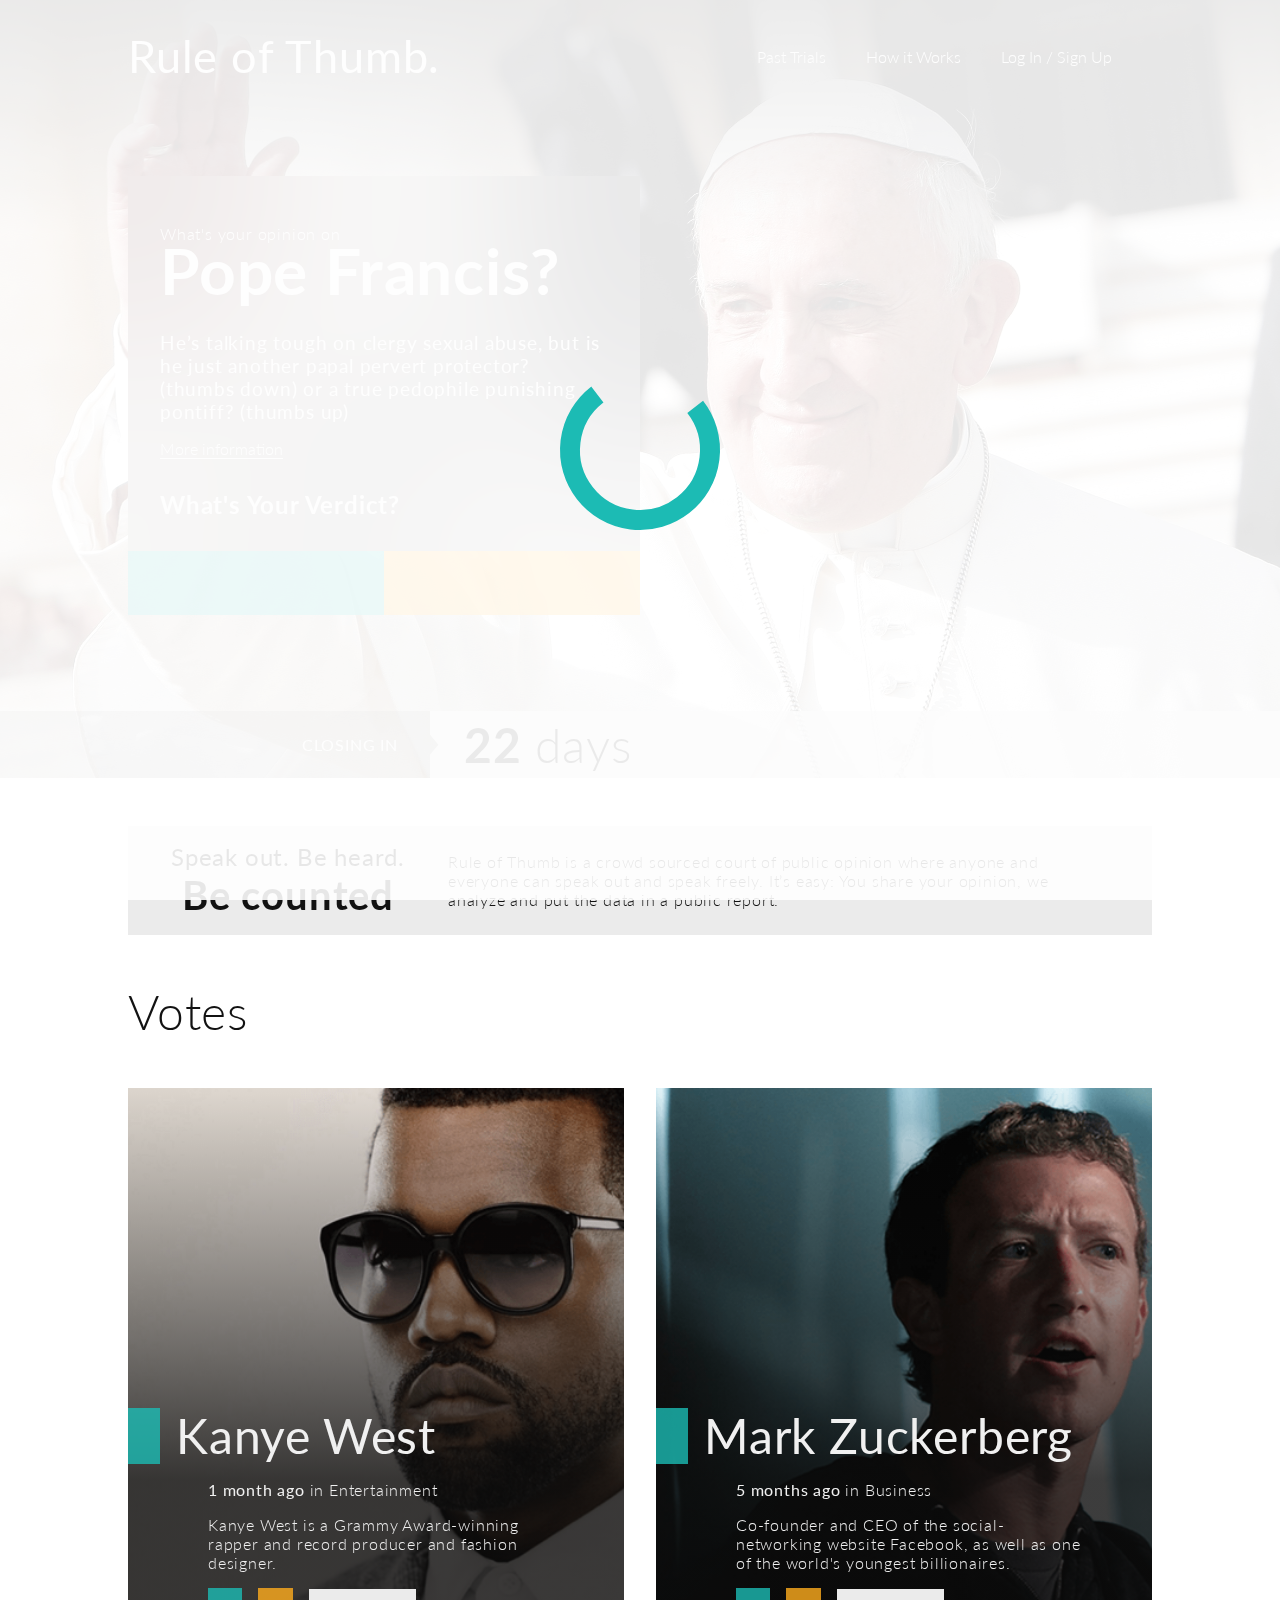
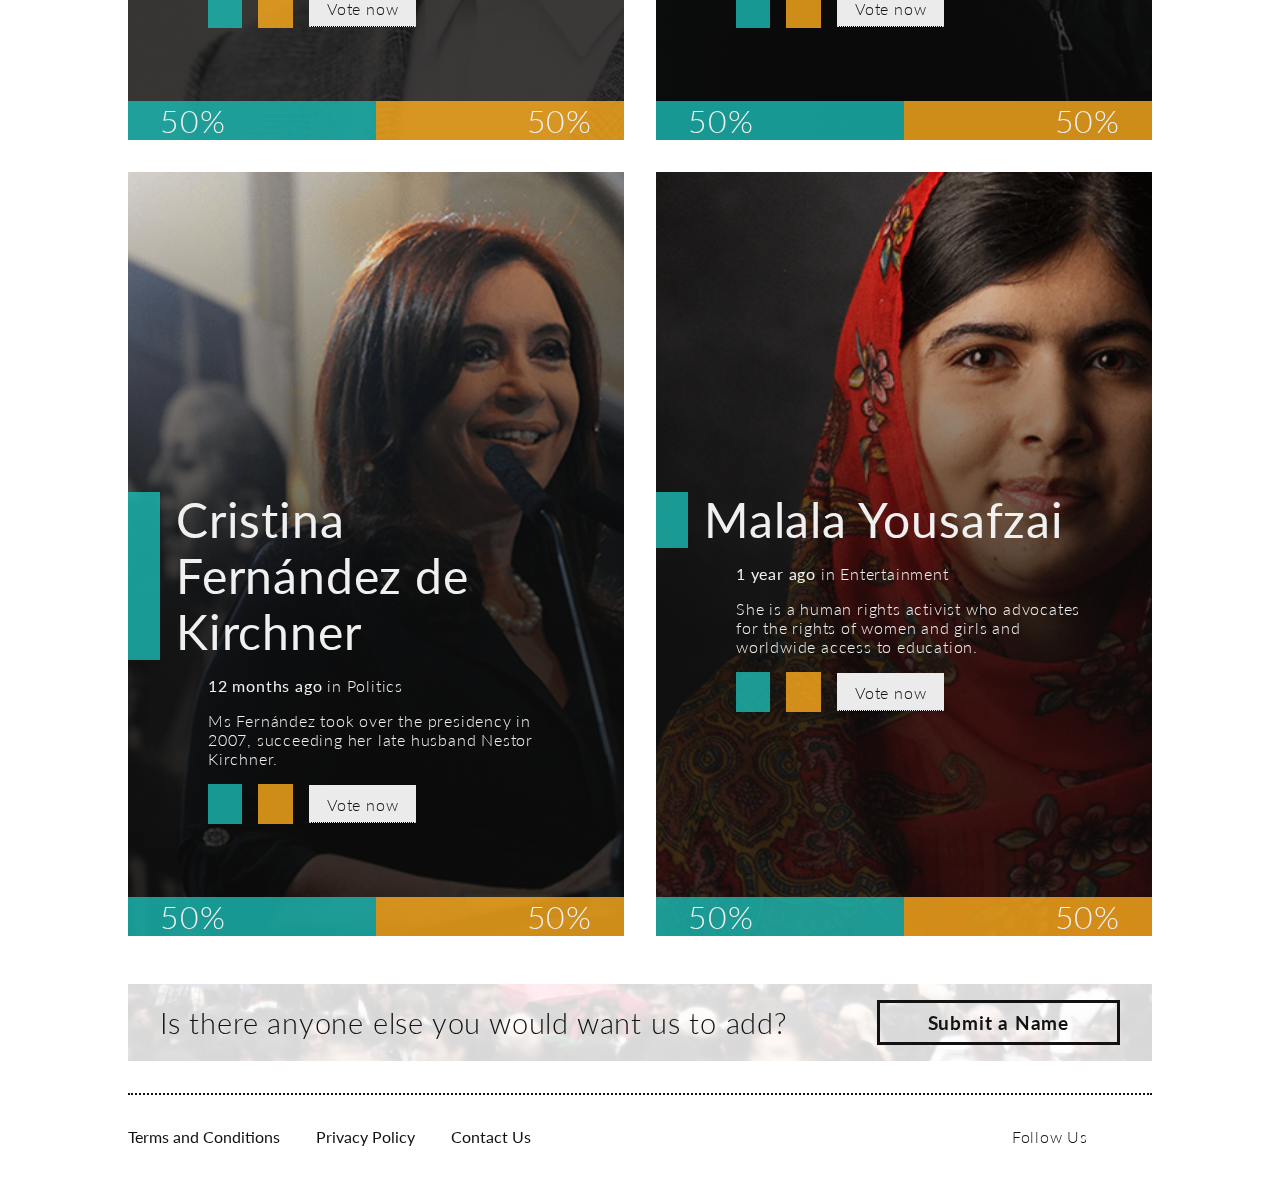
<file: index.html>
<!DOCTYPE html>
<html lang="en">
   <head>
      <meta charset="UTF-8" />
      <meta name="viewport" content="width=device-width, initial-scale=1.0" />
      <title>Rule of Thumb</title>
      <!-- Icons -->
      <link rel="icon" type="image/png" href="./assets/ico/neva-logo.ico" />
      <!-- Library -->
      <link
         rel="stylesheet"
         href="https://cdnjs.cloudflare.com/ajax/libs/font-awesome/5.15.1/css/all.min.css"
         integrity="sha512-+4zCK9k+qNFUR5X+cKL9EIR+ZOhtIloNl9GIKS57V1MyNsYpYcUrUeQc9vNfzsWfV28IaLL3i96P9sdNyeRssA=="
         crossorigin="anonymous"
      />
      <!-- Css -->
      <link rel="stylesheet" href="./assets/scss/style.css" />
   </head>
   <body>
      <header id="header">
         <!-- Mobile Menu -->
         <nav id="menu-mobile" class="menu-mobile">
            <ul class="menu-mobile__links">
               <li class="menu-mobile__list">
                  <a id="menu-x__btn" class="menu-x__btn menu__link">
                     <i class="fas fa-times fa-2x"></i>
                  </a>
               </li>
               <li class="menu-mobile__list">
                  <a class="menu__link" href="./pages/past-trials.html"> Past Trials </a>
               </li>
               <li class="menu-mobile__list">
                  <a class="menu__link" href="./pages/how-it-works.html"> How it Works </a>
               </li>
               <li class="menu-mobile__list">
                  <a class="menu__link" href="./pages/log-in.html"> Log In / Sign Up </a>
               </li>
               <li class="menu-mobile__list">
                  <a class="menu__link" href="https://www.google.com">
                     <i class="fas fa-search fa-2x"></i>
                  </a>
               </li>
               <li class="menu-mobile__list">
                  <a id="menu-x__btn" class="menu-x__btn menu__link">
                     <i class="fas fa-times fa-2x"></i>
                  </a>
               </li>
            </ul>
         </nav>
         <!-- Menu -->
         <!-- Desktop Menu -->
         <nav id="menu-desktop" class="menu-desktop">
            <div class="menu-desktop__logo">
               <h1><a href="#">Rule of Thumb.</a></h1>
            </div>
            <div class="menu-desktop__links">
               <a class="menu-desktop__link" href="./pages/past-trials.html"> Past Trials </a>
               <a class="menu-desktop__link" href="./pages/how-it-works.html"> How it Works </a>
               <a class="menu-desktop__link" href="./pages/log-in.html"> Log In / Sign Up </a>
               <a class="menu-desktop__link" href="https://www.google.com">
                  <i class="fas fa-search fa-2x"></i>
               </a>
            </div>
            <!-- Mobile Button -->
            <button class="menu-mobile__btn">
               <a id="menu-mobile__btn" class="fa fa-bars fa-2x"></a>
            </button>
         </nav>
         <!-- Headline -->
         <div class="headlines">
            <article class="headline">
               <section class="headline__content">
                  <p class="headline__copy--small">What's your opinion on</p>
                  <h2 class="headline__title">Pope Francis?</h2>
                  <p class="headline__copy">
                     He’s talking tough on clergy sexual abuse, but is he just another papal pervert
                     protector? (thumbs down) or a true pedophile punishing pontiff? (thumbs up)
                  </p>
                  <div class="headline__more">
                     <i class="fab fa-wikipedia-w fa-1x"></i>
                     <a class="headline__link" href="https://www.wikipedia.org/"
                        >More information</a
                     >
                  </div>
                  <h2 class="headline__subtitle">What's Your Verdict?</h2>
               </section>
               <section id="headline__votes" class="headline__votes">
                  <div class="headline__icon like">
                     <i class="fas fa-thumbs-up fa-1x"></i>
                  </div>
                  <div class="headline__icon dislike">
                     <i class="fas fa-thumbs-down fa-1x"></i>
                  </div>
               </section>
            </article>
         </div>
         <!-- Timer -->
         <article class="timer">
            <section class="timer__copy">
               <p>Closing In</p>
            </section>
            <section class="timer__number">
               <p><b>22</b> days</p>
            </section>
         </article>
      </header>
      <main id="main" role="main">
         <!-- Loader -->
         <section id="loader" class="loader">
            <img src="./assets/img/loader.svg" alt="loader" />
         </section>
         <!-- Modal -->
         <section id="modal" class="overlay">
            <article id="modal__content">
               <section class="modal__btn" style="text-align: right">
                  <a id="modal__close" href="#">
                     <i class="fas fa-times fa-2x"></i>
                  </a>
               </section>
               <section class="modal__copy">
                  <p>Thank You for Voting!</p>
               </section>
            </article>
         </section>
         <!-- Advice -->
         <article id="advice" class="advice">
            <section class="advice__phrase">
               <p>
                  Speak out. Be heard. <br />
                  <b>Be counted</b>
               </p>
            </section>
            <section class="advice__copy">
               <p>
                  Rule of Thumb is a crowd sourced court of public opinion where anyone and everyone
                  can speak out and speak freely. It’s easy: You share your opinion, we analyze and
                  put the data in a public report.
               </p>
            </section>
            <button id="advice__close" class="advice__close">
               <i class="fas fa-times fa-2x"></i>
            </button>
         </article>
         <!-- Votes -->
         <article id="votes" class="votes">
            <h2 class="votes__title">Votes</h2>
            <section id="votes-container" class="votes-container"></section>
         </article>
         <!-- Add -->
         <article class="add">
            <section class="add__copy">
               <p>Is there anyone else you would want us to add?</p>
            </section>
            <button id="add__btn" class="add__btn btn btn--black btn--big">
               <p>Submit a Name</p>
            </button>
         </article>
      </main>
      <footer id="footer">
         <nav class="footer__links">
            <a href="./pages/terms-conditions.html"> Terms and Conditions </a>
            <a href="./pages/privacy-policy.html"> Privacy Policy </a>
            <a href="./pages/contact-us.html"> Contact Us </a>
         </nav>
         <nav class="footer__social">
            <p>Follow Us</p>
            <div class="footer__media">
               <a href="https://www.facebook.com">
                  <i class="fab fa-facebook-square fa-2x"></i>
               </a>
               <a href="https://www.twitter.com">
                  <i class="fab fa-twitter-square fa-2x"></i>
               </a>
            </div>
         </nav>
      </footer>
      <!-- Scripts -->
      <script type="module" src="./assets/js/main.js" defer></script>
   </body>
</html>
</file>
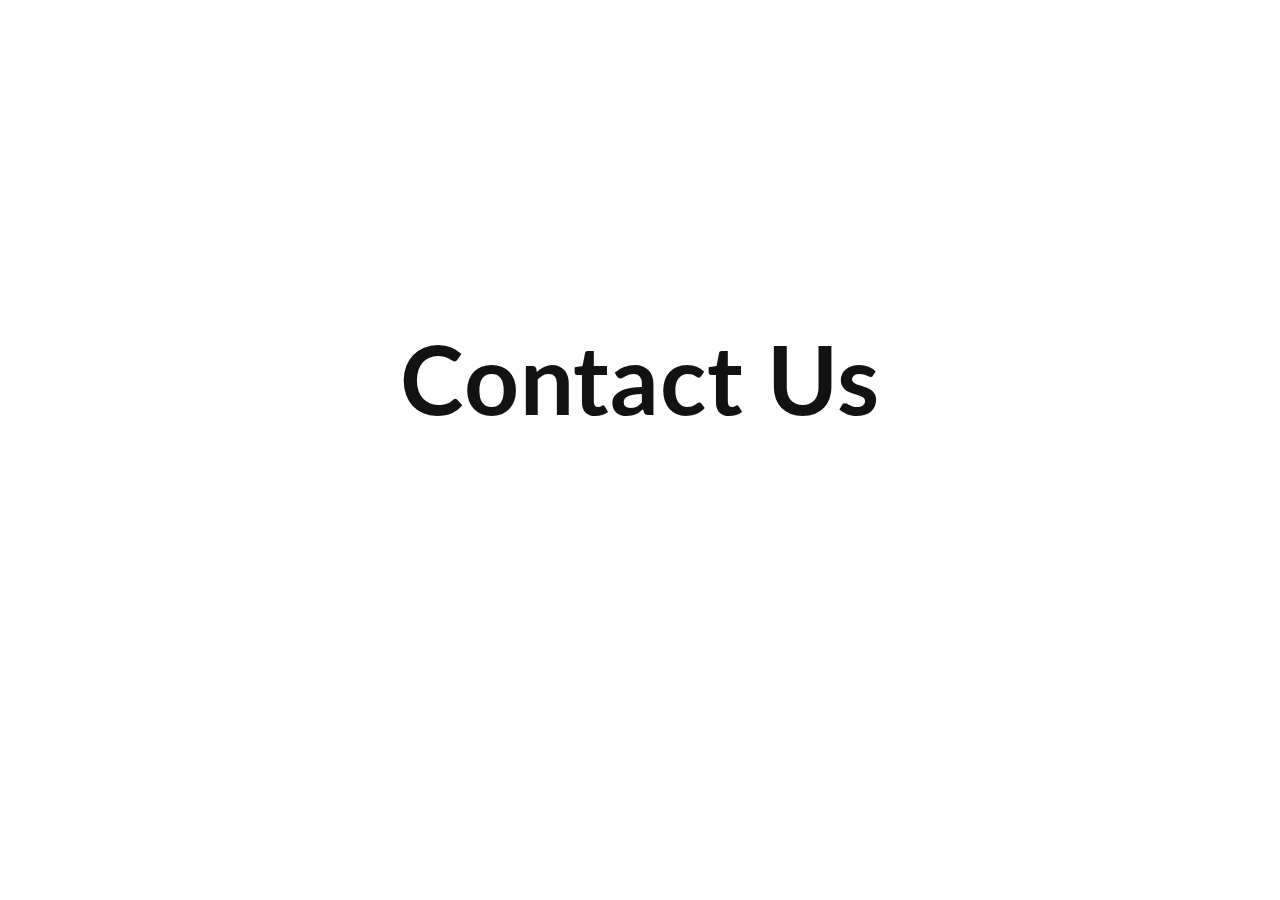
<file: pages/contact-us.html>
<!DOCTYPE html>
<html lang="en">
   <head>
      <meta charset="UTF-8" />
      <meta name="viewport" content="width=device-width, initial-scale=1.0" />
      <title>Contact Us</title>
      <!-- Icons -->
      <link rel="icon" type="image/png" href="../assets/ico/neva-logo.ico" />
      <!-- Css -->
      <link rel="stylesheet" href="../assets/scss/style.css" />
   </head>
   <body>
      <h1 class="other__title">Contact Us</h1>
   </body>
</html>
</file>
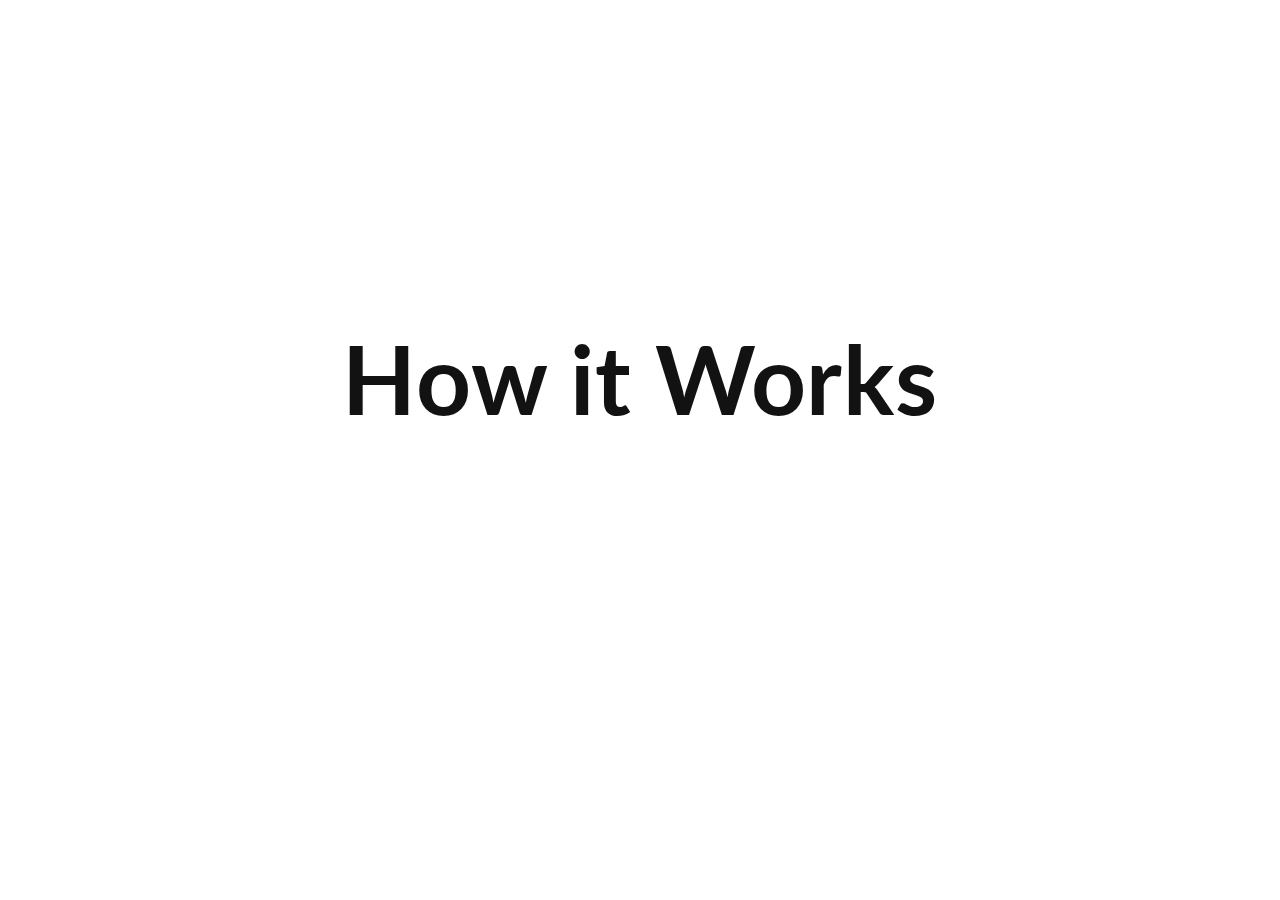
<file: pages/how-it-works.html>
<!DOCTYPE html>
<html lang="en">
   <head>
      <meta charset="UTF-8" />
      <meta name="viewport" content="width=device-width, initial-scale=1.0" />
      <title>How it Works</title>
      <!-- Icons -->
      <link rel="icon" type="image/png" href="../assets/ico/neva-logo.ico" />
      <!-- Css -->
      <link rel="stylesheet" href="../assets/scss/style.css" />
   </head>
   <body>
      <h1 class="other__title">How it Works</h1>
   </body>
</html>
</file>
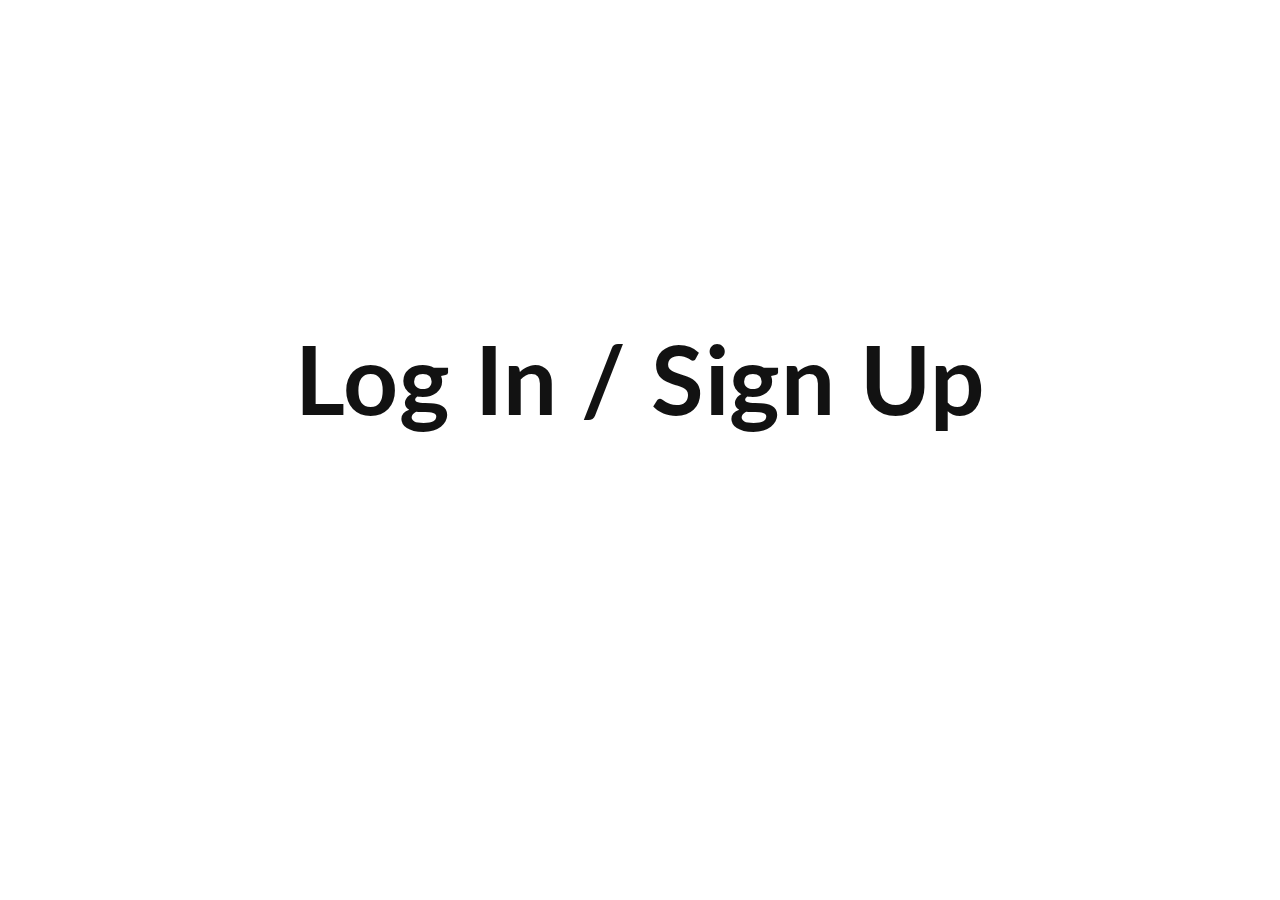
<file: pages/log-in.html>
<!DOCTYPE html>
<html lang="en">
   <head>
      <meta charset="UTF-8" />
      <meta name="viewport" content="width=device-width, initial-scale=1.0" />
      <title>Log In / Sign Up</title>
      <!-- Icons -->
      <link rel="icon" type="image/png" href="../assets/ico/neva-logo.ico" />
      <!-- Css -->
      <link rel="stylesheet" href="../assets/scss/style.css" />
   </head>
   <body>
      <h1 class="other__title">Log In / Sign Up</h1>
   </body>
</html>
</file>
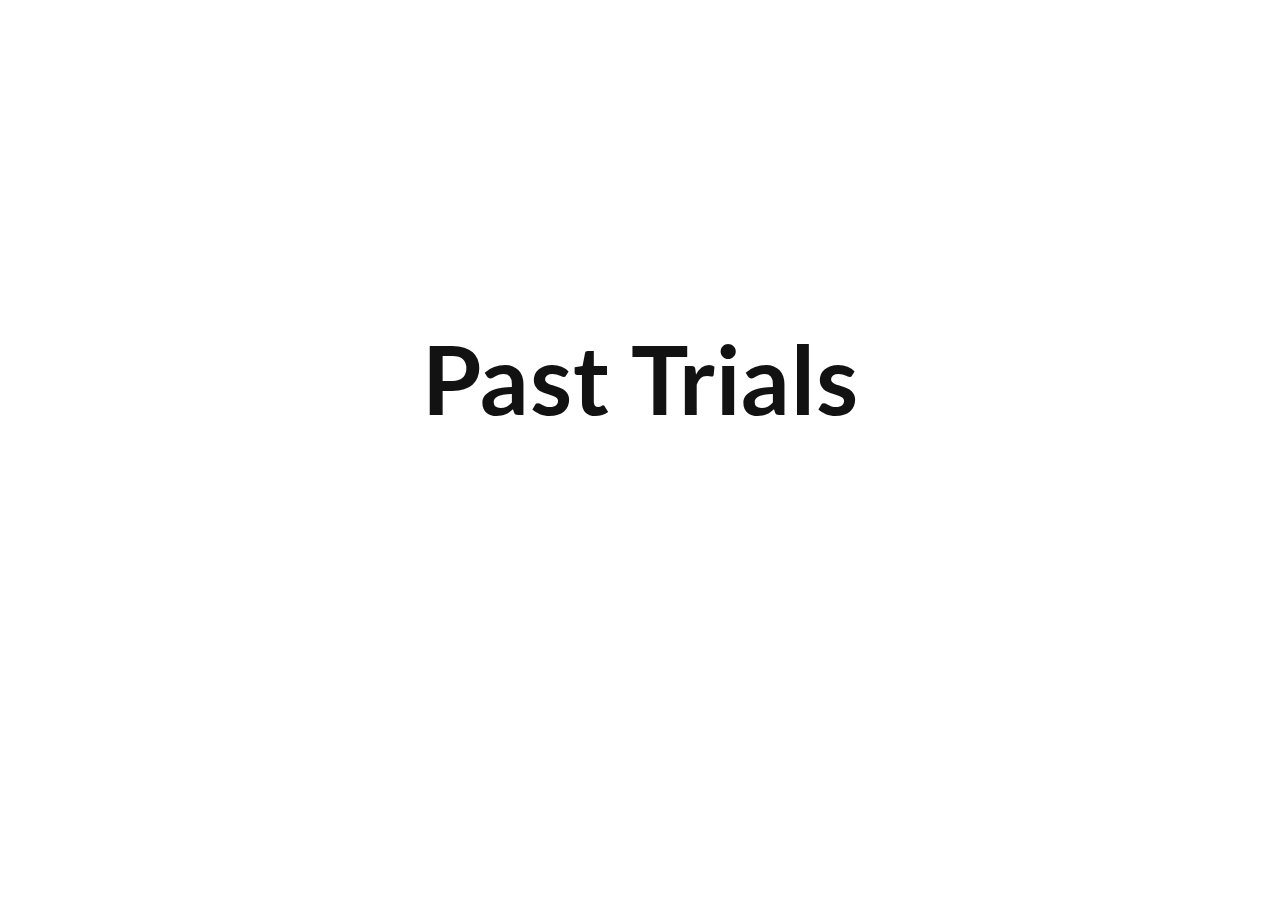
<file: pages/past-trials.html>
<!DOCTYPE html>
<html lang="en">
   <head>
      <meta charset="UTF-8" />
      <meta name="viewport" content="width=device-width, initial-scale=1.0" />
      <title>Past Trials</title>
      <!-- Icons -->
      <link rel="icon" type="image/png" href="../assets/ico/neva-logo.ico" />
      <!-- Css -->
      <link rel="stylesheet" href="../assets/scss/style.css" />
   </head>
   <body>
      <h1 class="other__title">Past Trials</h1>
   </body>
</html>
</file>
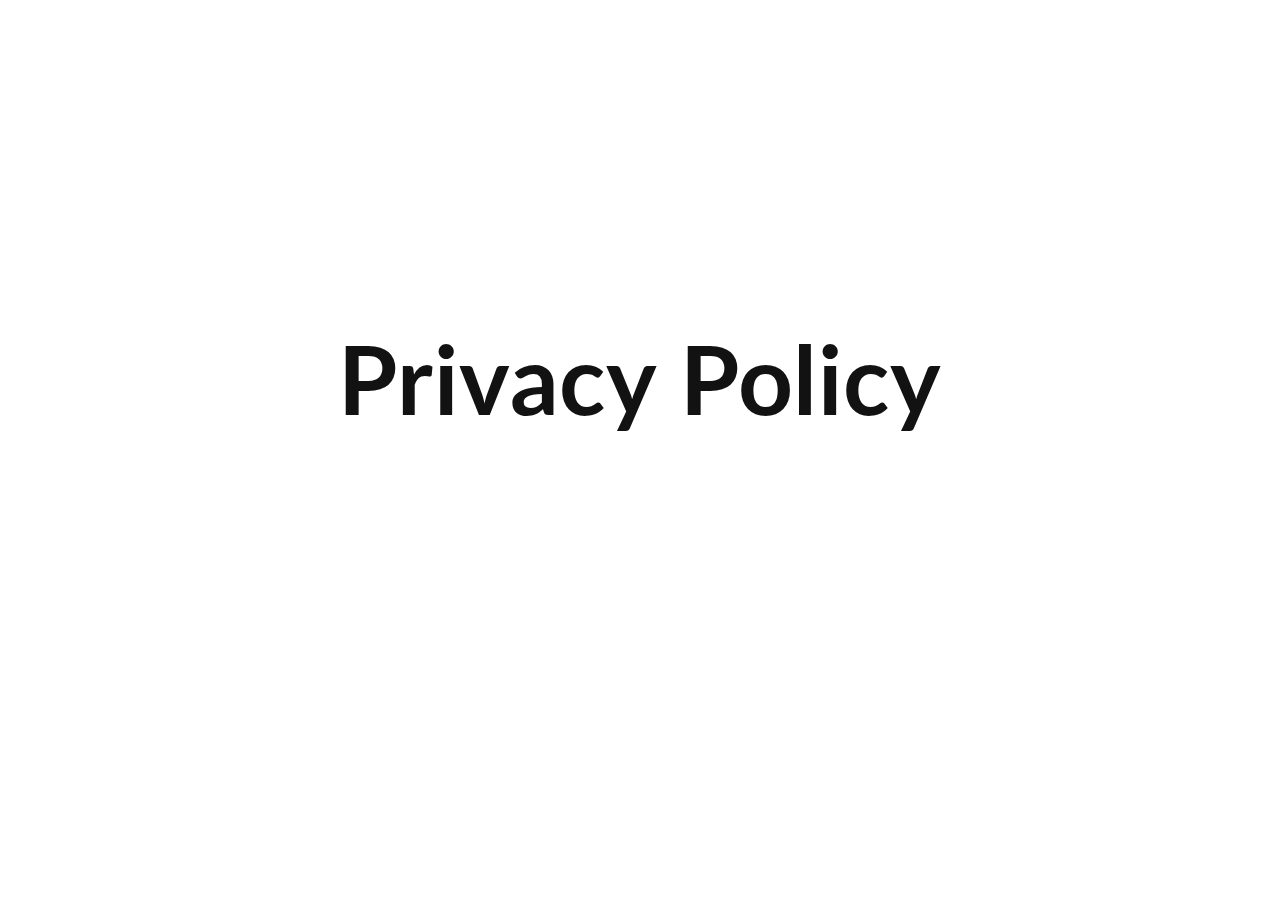
<file: pages/privacy-policy.html>
<!DOCTYPE html>
<html lang="en">
   <head>
      <meta charset="UTF-8" />
      <meta name="viewport" content="width=device-width, initial-scale=1.0" />
      <title>Privacy Policy</title>
      <!-- Icons -->
      <link rel="icon" type="image/png" href="../assets/ico/neva-logo.ico" />
      <!-- Css -->
      <link rel="stylesheet" href="../assets/scss/style.css" />
   </head>
   <body>
      <h1 class="other__title">Privacy Policy</h1>
   </body>
</html>
</file>
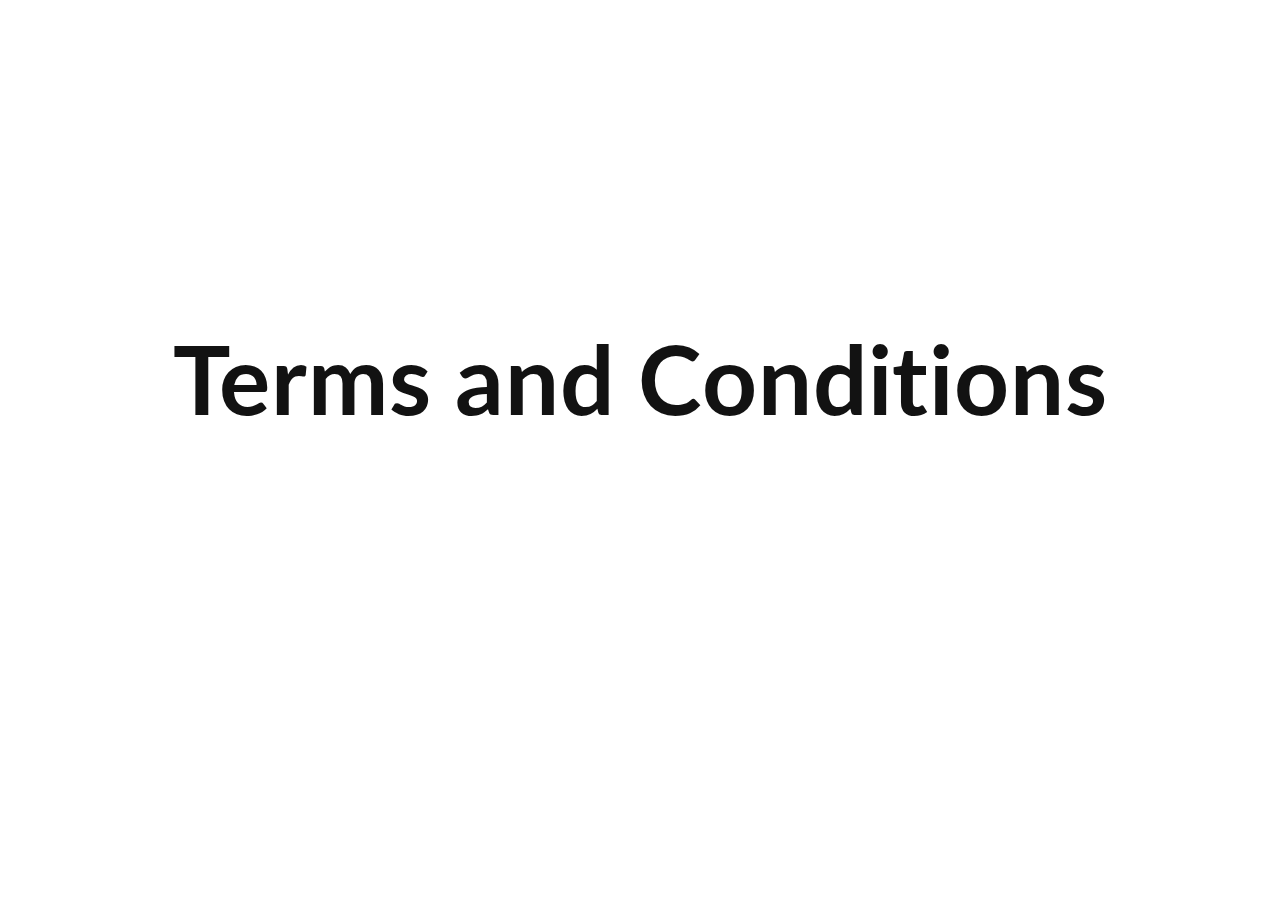
<file: pages/terms-conditions.html>
<!DOCTYPE html>
<html lang="en">
   <head>
      <meta charset="UTF-8" />
      <meta name="viewport" content="width=device-width, initial-scale=1.0" />
      <title>Terms and Conditions</title>
      <!-- Icons -->
      <link rel="icon" type="image/png" href="../assets/ico/neva-logo.ico" />
      <!-- Css -->
      <link rel="stylesheet" href="../assets/scss/style.css" />
   </head>
   <body>
      <h1 class="other__title">Terms and Conditions</h1>
   </body>
</html>
</file>
<file: assets/scss/style.css>
@import url("https://fonts.googleapis.com/css2?family=Lato:wght@300;400;700&display=swap");
/*------------------------ Variables ------------------------*/
/*-------------------- Functions ---------------------*/
/*-------------------- Media Query ---------------------*/
/*------------------ Mobile to Tablet ------------------*/
/*------------------ Tablet to Desktop ------------------*/
/*------------------------ Universal Reset ------------------------*/
* {
  margin: 0;
  padding: 0;
  border: 0;
  outline: 0;
  vertical-align: baseline;
  background: transparent;
  -webkit-box-sizing: border-box;
          box-sizing: border-box;
}

/*------------------------ General ------------------------*/
html {
  -webkit-box-sizing: border-box;
          box-sizing: border-box;
}

body {
  min-height: 100vh;
  font-family: "Lato", sans-serif;
  color: #f0f0f0;
  margin: 0;
}

header {
  background: url(../img/headline-papa.png) center/cover no-repeat;
  background: -webkit-gradient(linear, left top, left bottom, from(rgba(12, 12, 12, 0.8)), color-stop(30%, rgba(12, 12, 12, 0))), url(../img/headline-papa.png) center/cover no-repeat;
  background: linear-gradient(to bottom, rgba(12, 12, 12, 0.8) 0%, rgba(12, 12, 12, 0) 30%), url(../img/headline-papa.png) center/cover no-repeat;
  padding: 0 10vw;
}

@media (min-width: 320px) and (max-width: 767px) {
  header {
    background-size: cover;
    background-position: center;
    padding: 0 5vw;
  }
}

h1,
h2,
h3,
h4,
p {
  letter-spacing: 0.05rem;
}

p {
  font-weight: 300;
}

button {
  cursor: pointer;
  outline: none;
  font-family: "Lato", sans-serif;
}

/*----------------------- Header -----------------------*/
/*------------------------ Mobile Menu ------------------------*/
.menu-mobile {
  list-style-type: none;
  z-index: 100;
  text-align: center;
  width: 100%;
  position: fixed;
  margin-left: -10vw;
  -webkit-transition: 0.5s ease;
  transition: 0.5s ease;
}

@media (min-width: 320px) and (max-width: 767px) {
  .menu-mobile {
    display: none;
  }
}

@media (min-width: 768px) {
  .menu-mobile {
    display: none;
  }
}

.menu-mobile .menu-mobile__links {
  padding: 0;
}

.menu-mobile .menu-mobile__list {
  padding: 0;
  list-style-type: none;
  border-bottom: 1px solid #f0f0f0;
}

.menu-mobile .menu-mobile__list a {
  display: inline-block;
  vertical-align: middle;
  width: 100%;
  height: 100%;
  padding: 2rem 0;
  line-height: 2rem;
  background-color: #121212;
  color: #f0f0f0;
  font-family: "Lato", sans-serif;
  font-weight: 400;
  opacity: 0.95;
}

.menu-mobile .menu-mobile__list a:hover {
  background-color: #f0f0f0;
  color: #121212;
}

.menu-mobile .menu-mobile__list:first-of-type a {
  text-align: right;
  padding: 2.4rem 1.4rem 2rem 0;
}

.menu-mobile .menu-mobile__list:last-of-type a {
  line-height: 15rem;
  color: #121212;
}

.menu-mobile .menu-mobile__list:last-of-type a:hover {
  background-color: #121212;
}

/*-------------------- Desktop Menu --------------------*/
.menu-desktop {
  margin: 0 0 1.1rem;
  display: -webkit-box;
  display: -ms-flexbox;
  display: flex;
  -webkit-box-pack: justify;
      -ms-flex-pack: justify;
          justify-content: space-between;
  -webkit-box-align: center;
      -ms-flex-align: center;
          align-items: center;
  min-height: 7rem;
}

.menu-desktop .menu-desktop__logo {
  display: -webkit-box;
  display: -ms-flexbox;
  display: flex;
  -webkit-box-pack: start;
      -ms-flex-pack: start;
          justify-content: start;
  -ms-flex-line-pack: center;
      align-content: center;
  font-family: "Lato", sans-serif;
  font-size: 1.4rem;
  color: #f0f0f0;
  z-index: 101;
}

.menu-desktop .menu-desktop__logo a {
  color: #f0f0f0;
  text-decoration: none;
  font-weight: 400;
}

.menu-desktop .menu-desktop__links {
  display: -webkit-box;
  display: -ms-flexbox;
  display: flex;
  -webkit-box-pack: right;
      -ms-flex-pack: right;
          justify-content: right;
  -webkit-box-align: center;
      -ms-flex-align: center;
          align-items: center;
  font-family: "Lato", sans-serif;
}

@media (min-width: 320px) and (max-width: 767px) {
  .menu-desktop .menu-desktop__links {
    display: none;
  }
}

.menu-desktop .menu-desktop__links .menu-desktop__link {
  text-decoration: none;
  color: #f0f0f0;
  display: table-cell;
  vertical-align: middle;
  margin-right: 2.5rem;
  font-weight: 300;
}

.menu-desktop .menu-desktop__links .menu-desktop__link:last-of-type {
  margin-right: 0;
}

.menu-desktop .menu-desktop__links .menu-desktop__link:hover {
  color: #1cbbb4;
}

.menu-desktop .menu-mobile__btn {
  color: #f0f0f0;
}

@media (min-width: 768px) {
  .menu-desktop .menu-mobile__btn {
    display: none;
  }
}

/*------------------------ Headline ------------------------*/
.headlines {
  margin-top: 4rem;
  padding-bottom: 6rem;
}

@media (min-width: 320px) and (max-width: 767px) {
  .headlines {
    margin-top: 0;
  }
}

.headlines .headline {
  margin: 0 50% 0 0;
}

@media (min-width: 320px) and (max-width: 767px) {
  .headlines .headline {
    margin: 0;
  }
}

.headlines .headline .headline__content {
  padding: 2rem;
  -webkit-backdrop-filter: blur(5rem) contrast(125%) brightness(75%);
  -moz-backdrop-filter: blur(5rem) contrast(125%) brightness(75%);
  -o-backdrop-filter: blur(5rem) contrast(125%) brightness(75%);
  -ms-backdrop-filter: blur(5rem) contrast(125%) brightness(75%);
  backdrop-filter: blur(5rem) contrast(125%) brightness(75%);
}

@media (min-width: 320px) and (max-width: 767px) {
  .headlines .headline .headline__content {
    padding: 1rem;
  }
}

.headlines .headline .headline__content .headline__title {
  font-size: 4rem;
  margin: 0 0 2rem;
  line-height: 3.5rem;
}

@media (min-width: 320px) and (max-width: 767px) {
  .headlines .headline .headline__content .headline__title {
    margin: 0 0 1rem;
  }
}

.headlines .headline .headline__content .headline__copy {
  font-weight: 400;
  font-size: 1.2rem;
}

.headlines .headline .headline__content .headline__copy--small {
  font-weight: 300;
  font-size: 1rem;
  margin: 1rem 0 0;
}

.headlines .headline .headline__content .headline__more {
  margin: 1rem 0 2rem;
}

@media (min-width: 320px) and (max-width: 767px) {
  .headlines .headline .headline__content .headline__more {
    margin: 1rem 0 1rem;
  }
}

.headlines .headline .headline__content .headline__link {
  color: #f0f0f0;
  font-weight: 300;
  text-decoration: none;
  border-bottom: 1px solid #f0f0f0;
}

.headlines .headline .headline__content .headline__link:hover {
  border-bottom: none;
}

.headlines .headline .headline__votes {
  display: -webkit-box;
  display: -ms-flexbox;
  display: flex;
  -ms-flex-pack: distribute;
      justify-content: space-around;
  text-align: center;
  overflow: hidden;
  padding: 0;
  cursor: pointer;
}

.headlines .headline .headline__votes .headline__icon {
  width: 50%;
  height: 100%;
  padding: 2rem;
  font-size: 3rem;
}

/*------------------------ Timer ------------------------*/
.timer {
  display: -webkit-box;
  display: -ms-flexbox;
  display: flex;
  -webkit-box-align: center;
      -ms-flex-align: center;
          align-items: center;
  width: calc(100% + 10vw * 2);
  margin-left: -10vw;
  background-color: rgba(12, 12, 12, 0.2);
}

.timer .timer__copy {
  width: 50%;
  text-align: right;
  padding-right: 2rem;
  text-transform: uppercase;
}

@media (min-width: 320px) and (max-width: 767px) {
  .timer .timer__copy {
    padding-right: 1rem;
    font-size: 0.8rem;
  }
}

.timer .timer__copy p {
  font-weight: 400;
}

.timer .timer__number {
  width: 100%;
  padding-left: 2rem;
  background-color: #ebebeb;
  border: 2px solid #ebebeb;
  opacity: 0.8;
  color: #121212;
  font-size: 3rem;
  font-weight: 300;
  -webkit-clip-path: polygon(0 0, 100% 0, 100% 100%, 0 100%, 0 65%, 1% 50%, 0 35%);
          clip-path: polygon(0 0, 100% 0, 100% 100%, 0 100%, 0 65%, 1% 50%, 0 35%);
}

@media (min-width: 320px) and (max-width: 767px) {
  .timer .timer__number {
    padding-left: 1rem;
    font-size: 2rem;
    -webkit-clip-path: polygon(0 0, 100% 0, 100% 100%, 0 100%, 0 65%, 3% 50%, 0 35%);
            clip-path: polygon(0 0, 100% 0, 100% 100%, 0 100%, 0 65%, 3% 50%, 0 35%);
  }
}

.timer .timer__number p {
  margin: 0.2rem 0;
}

.timer .timer__number b {
  font-weight: 700;
}

/*------------------------ Main ------------------------*/
#main {
  height: 100%;
  margin: 0 10vw;
  /*------------------------ Loader ------------------------*/
  /*------------------------ Modal ------------------------*/
  /*------------------------ Advice ------------------------*/
  /*------------------------ Votes ------------------------*/
  /*------------------------ Add ------------------------*/
}

@media (min-width: 320px) and (max-width: 767px) {
  #main {
    margin: 0 5vw;
  }
}

#main .loader {
  position: fixed;
  top: 0;
  bottom: 0;
  right: 0;
  left: 0;
  background: rgba(255, 255, 255, 0.9);
  opacity: 1;
  z-index: 200;
  -webkit-transition: opacity 0.5s ease;
  transition: opacity 0.5s ease;
}

#main .loader img {
  position: fixed;
  top: 50%;
  left: 50%;
  -webkit-transform: translate(-50%, -50%);
          transform: translate(-50%, -50%);
}

#main #modal.overlay::before {
  content: ' ';
  width: 100%;
  height: 100%;
  position: fixed;
  z-index: 250;
  top: 0;
  left: 0;
  background: rgba(18, 18, 18, 0.8);
}

#main #modal.overlay::before #modal__content {
  display: block;
}

#main #modal #modal__content {
  display: block;
  z-index: 300;
  position: fixed;
  left: 50%;
  top: 50%;
  width: 75%;
  padding: 1rem;
  border-radius: 0.3rem;
  background: rgba(240, 240, 240, 0.9);
  background-image: url(../img/add-crowd.png);
  background-blend-mode: overlay;
  background-position: center;
  background-size: cover;
  -webkit-box-shadow: 0.3rem 0.3rem 1rem 0 rgba(18, 18, 18, 0.2);
  box-shadow: 0.3rem 0.3rem 1rem 0 rgba(18, 18, 18, 0.2);
}

@media (min-width: 320px) and (max-width: 767px) {
  #main #modal #modal__content {
    width: 90%;
  }
}

#main #modal #modal__content .modal__btn i {
  color: #121212;
}

#main #modal #modal__content .modal__copy {
  color: #121212;
}

#main #modal #modal__content .modal__copy p {
  font-size: 4rem;
  font-weight: 700;
  text-align: center;
  margin: 8rem 4rem;
}

@media (min-width: 320px) and (max-width: 767px) {
  #main #modal #modal__content .modal__copy p {
    font-size: 3rem;
  }
}

#main .advice {
  margin-top: 3rem;
  display: -webkit-box;
  display: -ms-flexbox;
  display: flex;
  -webkit-box-pack: justify;
      -ms-flex-pack: justify;
          justify-content: space-between;
  -webkit-box-align: center;
      -ms-flex-align: center;
          align-items: center;
  padding: 1rem 2rem;
  background-color: #ebebeb;
  color: #121212;
  text-align: center;
  -webkit-transform: scale(1);
          transform: scale(1);
  -webkit-transition: transform 0.5s ease;
  -webkit-transition: -webkit-transform 0.5s ease;
  transition: -webkit-transform 0.5s ease;
  transition: transform 0.5s ease;
  transition: transform 0.5s ease, -webkit-transform 0.5s ease;
}

@media (min-width: 320px) and (max-width: 767px) {
  #main .advice {
    display: block;
    padding: 1rem 1.5rem;
  }
}

#main .advice:hover {
  -webkit-transform: scale(1.02);
          transform: scale(1.02);
  -webkit-transition: transform 0.5s ease;
  -webkit-transition: -webkit-transform 0.5s ease;
  transition: -webkit-transform 0.5s ease;
  transition: transform 0.5s ease;
  transition: transform 0.5s ease, -webkit-transform 0.5s ease;
}

#main .advice .advice__phrase {
  font-size: 1.5rem;
  width: 30%;
}

@media (min-width: 320px) and (max-width: 767px) {
  #main .advice .advice__phrase {
    width: 100%;
    text-align: center;
  }
}

#main .advice .advice__phrase p {
  margin: 0 2rem 0 0;
  font-weight: 400;
}

@media (min-width: 320px) and (max-width: 767px) {
  #main .advice .advice__phrase p {
    margin: 0;
  }
}

#main .advice .advice__phrase b {
  font-weight: 700;
  font-size: 2.5rem;
}

#main .advice .advice__copy {
  text-align: left;
  width: 70%;
}

@media (min-width: 320px) and (max-width: 767px) {
  #main .advice .advice__copy {
    width: 100%;
    margin-top: 1rem;
    text-align: center;
  }
}

#main .advice .advice__copy p {
  margin: 0 2rem 0 0;
}

@media (min-width: 320px) and (max-width: 767px) {
  #main .advice .advice__copy p {
    margin: 0;
  }
}

#main .advice #advice__close {
  background-color: #ebebeb;
  border: #ebebeb;
  color: #121212;
}

@media (min-width: 320px) and (max-width: 767px) {
  #main .advice #advice__close {
    margin-top: 1rem;
  }
}

#main .advice #advice__close:hover {
  color: rgba(28, 187, 180, 0.8);
}

#main .votes__title {
  font-size: 3rem;
  font-weight: 300;
  color: #121212;
  margin: 3rem 0;
}

@media (min-width: 320px) and (max-width: 767px) {
  #main .votes__title {
    text-align: center;
  }
}

#main .votes-container {
  display: -ms-grid;
  display: grid;
  -ms-grid-columns: 1fr 1fr;
      grid-template-columns: 1fr 1fr;
  grid-row: auto auto;
  grid-column-gap: 2rem;
  grid-row-gap: 2rem;
}

@media (min-width: 320px) and (max-width: 767px) {
  #main .votes-container {
    display: block;
  }
}

#main .votes-container .vote {
  background-color: #121212;
  background: url(../img/vote-kanye.png) center/cover no-repeat;
  background: -webkit-gradient(linear, left bottom, left top, color-stop(40%, rgba(12, 12, 12, 0.8)), to(rgba(12, 12, 12, 0))), url(../img/vote-kanye.png) center/cover no-repeat;
  background: linear-gradient(to top, rgba(12, 12, 12, 0.8) 40%, rgba(12, 12, 12, 0) 100%), url(../img/vote-kanye.png) center/cover no-repeat;
  padding: 20rem 4rem 0;
  height: 100%;
  position: relative;
  -webkit-transform: scale(1);
          transform: scale(1);
  -webkit-transition: transform 0.5s ease;
  -webkit-transition: -webkit-transform 0.5s ease;
  transition: -webkit-transform 0.5s ease;
  transition: transform 0.5s ease;
  transition: transform 0.5s ease, -webkit-transform 0.5s ease;
}

@media (min-width: 320px) and (max-width: 767px) {
  #main .votes-container .vote {
    padding: 14rem 2rem 0;
    margin-bottom: 1rem;
    background-position: center;
  }
}

#main .votes-container .vote:hover {
  -webkit-transform: scale(1.02);
          transform: scale(1.02);
  -webkit-transition: transform 0.5s ease;
  -webkit-transition: -webkit-transform 0.5s ease;
  transition: -webkit-transform 0.5s ease;
  transition: transform 0.5s ease;
  transition: transform 0.5s ease, -webkit-transform 0.5s ease;
}

#main .votes-container .vote .vote__title {
  display: -webkit-box;
  display: -ms-flexbox;
  display: flex;
  -webkit-box-pack: left;
      -ms-flex-pack: left;
          justify-content: left;
  margin: 0;
  font-size: 4rem;
  line-height: 3.5rem;
}

#main .votes-container .vote .vote__title .vote__dot {
  margin: 0 2rem 0 0;
  font-size: 1.5rem;
  padding: 0 1rem;
  margin-left: -4rem;
}

@media (min-width: 320px) and (max-width: 767px) {
  #main .votes-container .vote .vote__title .vote__dot {
    margin: 0 1.5rem 0 0;
    font-size: 1.5rem;
    margin-left: -2rem;
  }
}

#main .votes-container .vote .vote__title h3 {
  margin: 0 -1rem;
  font-weight: 400;
  font-size: 3rem;
}

@media (min-width: 320px) and (max-width: 767px) {
  #main .votes-container .vote .vote__title h3 {
    font-size: 2.5rem;
  }
}

#main .votes-container .vote .vote__text {
  margin-left: 1rem;
}

@media (min-width: 320px) and (max-width: 767px) {
  #main .votes-container .vote .vote__text {
    text-align: center;
    margin-left: 0;
  }
}

#main .votes-container .vote .vote__text .vote__subtitle {
  margin: 1rem 0;
}

#main .votes-container .vote .vote__text .vote-again__btn {
  display: none;
  padding: 0.5rem 1rem;
  margin: 1rem 0 4rem;
}

#main .votes-container .vote .vote__text .vote__options {
  padding: 1rem 0 4rem;
  display: -webkit-box;
  display: -ms-flexbox;
  display: flex;
  -webkit-box-pack: start;
      -ms-flex-pack: start;
          justify-content: flex-start;
  -webkit-box-align: center;
      -ms-flex-align: center;
          align-items: center;
  text-align: center;
  overflow: hidden;
}

@media (min-width: 320px) and (max-width: 767px) {
  #main .votes-container .vote .vote__text .vote__options {
    padding: 1rem 0 2rem;
    -webkit-box-pack: center;
        -ms-flex-pack: center;
            justify-content: center;
  }
}

#main .votes-container .vote .vote__text .vote__options .vote__radio-btn {
  -webkit-appearance: none;
  -moz-appearance: none;
  -ms-appearance: none;
  -o-appearance: none;
  appearance: none;
  cursor: pointer;
  font-family: 'Font Awesome 5 Free';
  margin-right: 1rem;
  padding: 0.5rem;
  display: -webkit-box;
  display: -ms-flexbox;
  display: flex;
  position: relative;
  font-weight: 900;
  font-size: 1rem;
  color: #f0f0f0;
}

#main .votes-container .vote .vote__text .vote__options .vote__radio-btn.like {
  border: 3px solid rgba(12, 12, 12, 0);
}

#main .votes-container .vote .vote__text .vote__options .vote__radio-btn.like:after {
  content: '\f164';
}

#main .votes-container .vote .vote__text .vote__options .vote__radio-btn.dislike {
  border: 3px solid rgba(12, 12, 12, 0);
}

#main .votes-container .vote .vote__text .vote__options .vote__radio-btn.dislike:after {
  content: '\f165';
}

#main .votes-container .vote .vote__text .vote__options .vote__radio-btn:active, #main .votes-container .vote .vote__text .vote__options .vote__radio-btn:checked:active {
  border: 3px solid #f0f0f0;
}

#main .votes-container .vote .vote__text .vote__options .vote__radio-btn:checked {
  border: 3px solid #f0f0f0;
  color: #f0f0f0;
  padding: 1rem;
}

#main .votes-container .vote .vote__text .vote__options .vote__radio-btn:checked:after {
  font-size: 1rem;
  position: absolute;
  top: 25%;
  left: 25%;
  color: #f0f0f0;
}

#main .votes-container .vote .vote__text .vote__options .vote__btn {
  padding: 0.5rem 1rem;
}

#main .votes-container .vote .vote__spacer {
  height: 3rem;
}

#main .votes-container .vote .vote__results {
  display: -webkit-box;
  display: -ms-flexbox;
  display: flex;
  -ms-flex-pack: distribute;
      justify-content: space-around;
  -webkit-box-align: end;
      -ms-flex-align: end;
          align-items: flex-end;
  width: 100%;
  margin-left: -4rem;
  position: absolute;
  bottom: 0;
}

@media (min-width: 320px) and (max-width: 767px) {
  #main .votes-container .vote .vote__results {
    width: 100%;
    margin-left: -2rem;
  }
}

#main .votes-container .vote .vote__results .vote__percentage {
  width: 100%;
  display: -webkit-box;
  display: -ms-flexbox;
  display: flex;
  -webkit-box-align: center;
      -ms-flex-align: center;
          align-items: center;
  font-size: 2rem;
  -webkit-transition: width 0.5s ease;
  transition: width 0.5s ease;
}

@media (min-width: 320px) and (max-width: 767px) {
  #main .votes-container .vote .vote__results .vote__percentage {
    font-size: 1.5rem;
  }
}

#main .votes-container .vote .vote__results .vote__percentage.dislike {
  width: 36%;
  -webkit-box-pack: end;
      -ms-flex-pack: end;
          justify-content: flex-end;
}

#main .votes-container .vote .vote__results .vote__percentage i {
  margin: 1rem;
}

#main .add {
  background-image: url(../img/add-crowd.png);
  background-blend-mode: overlay;
  background-position: center;
  background-size: cover;
  margin-top: 3rem;
  display: -webkit-box;
  display: -ms-flexbox;
  display: flex;
  -webkit-box-pack: justify;
      -ms-flex-pack: justify;
          justify-content: space-between;
  -webkit-box-align: center;
      -ms-flex-align: center;
          align-items: center;
  padding: 1rem 2rem;
  background-color: #ebebeb;
  color: #121212;
  text-align: center;
  -webkit-transform: scale(1);
          transform: scale(1);
  -webkit-transition: transform 0.5s ease;
  -webkit-transition: -webkit-transform 0.5s ease;
  transition: -webkit-transform 0.5s ease;
  transition: transform 0.5s ease;
  transition: transform 0.5s ease, -webkit-transform 0.5s ease;
}

@media (min-width: 320px) and (max-width: 767px) {
  #main .add {
    display: block;
    padding: 1rem;
  }
}

#main .add:hover {
  -webkit-transform: scale(1.02);
          transform: scale(1.02);
  -webkit-transition: transform 0.5s ease;
  -webkit-transition: -webkit-transform 0.5s ease;
  transition: -webkit-transform 0.5s ease;
  transition: transform 0.5s ease;
  transition: transform 0.5s ease, -webkit-transform 0.5s ease;
}

#main .add .add__copy {
  font-size: 1.8rem;
  color: #121212;
  margin: 0;
}

@media (min-width: 320px) and (max-width: 767px) {
  #main .add .add__copy {
    margin-bottom: 1rem;
    font-size: 1.5rem;
  }
}

@media (min-width: 320px) and (max-width: 767px) {
  #main .add .add__copy p {
    font-weight: 400;
  }
}

#main .add .add__btn {
  padding: 0.5rem 3rem;
}

#main .add .add__btn p {
  font-weight: 700;
}

/*----------------------- Footer -----------------------*/
#footer {
  display: -webkit-box;
  display: -ms-flexbox;
  display: flex;
  -webkit-box-pack: justify;
      -ms-flex-pack: justify;
          justify-content: space-between;
  -webkit-box-align: center;
      -ms-flex-align: center;
          align-items: center;
  color: #121212;
  margin: 2rem 10vw 0;
  border-top: 2px dotted #121212;
}

@media (min-width: 320px) and (max-width: 767px) {
  #footer {
    margin: 2rem 5vw 0;
    -ms-flex-pack: distribute;
        justify-content: space-around;
  }
}

@media (min-width: 320px) and (max-width: 767px) {
  #footer .footer__links {
    display: -ms-grid;
    display: grid;
    width: 50%;
  }
}

#footer .footer__links a {
  color: #121212;
  text-decoration: none;
  margin: 2rem 2rem 2rem 0;
}

@media (min-width: 320px) and (max-width: 767px) {
  #footer .footer__links a {
    margin: 0;
    text-align: left;
  }
}

#footer .footer__links a:hover {
  color: rgba(28, 187, 180, 0.8);
}

#footer .footer__social {
  display: -webkit-box;
  display: -ms-flexbox;
  display: flex;
  -webkit-box-pack: justify;
      -ms-flex-pack: justify;
          justify-content: space-between;
  -webkit-box-align: center;
      -ms-flex-align: center;
          align-items: center;
}

@media (min-width: 320px) and (max-width: 767px) {
  #footer .footer__social {
    display: block;
    width: 50%;
    margin-top: 1rem;
  }
}

#footer .footer__social p {
  margin: 2rem 2rem 2rem 0;
}

@media (min-width: 320px) and (max-width: 767px) {
  #footer .footer__social p {
    margin: 0;
    text-align: right;
  }
}

#footer .footer__social a {
  margin: 2rem 2rem 2rem 0;
}

#footer .footer__social a:last-of-type {
  margin: 2rem 0;
}

@media (min-width: 320px) and (max-width: 767px) {
  #footer .footer__social a:last-of-type {
    margin: 1rem 0;
  }
}

#footer .footer__social a i:hover {
  color: rgba(28, 187, 180, 0.8);
}

#footer .footer__social a i {
  color: #121212;
}

@media (min-width: 320px) and (max-width: 767px) {
  #footer .footer__social .footer__media {
    margin: 1rem 0;
    text-align: right;
  }
}

@media (min-width: 320px) and (max-width: 767px) {
  #footer .footer__social .footer__media a {
    margin: 1rem 0 0 1rem;
  }
}

/*------------------------ Other Pages ------------------------*/
.other__title {
  text-align: center;
  color: #121212;
  font-size: 6rem;
  padding-top: 25%;
}

/*------------------------ Color ------------------------*/
.like {
  background-color: rgba(28, 187, 180, 0.8);
  -webkit-transition: background-color 0.5s ease;
  transition: background-color 0.5s ease;
}

.like:hover {
  background-color: #1cbbb4;
  -webkit-transition: background-color 0.5s ease;
  transition: background-color 0.5s ease;
}

.dislike {
  background-color: rgba(255, 173, 29, 0.8);
  -webkit-transition: background-color 0.5s ease;
  transition: background-color 0.5s ease;
}

.dislike:hover {
  background-color: #ffad1d;
  -webkit-transition: background-color 0.5s ease;
  transition: background-color 0.5s ease;
}

/*------------------------ Button ------------------------*/
.btn {
  font-size: 1rem;
  font-family: "Lato", sans-serif;
}

.btn--big {
  font-size: 1.2rem;
}

.btn--black {
  color: #121212;
  background-color: rgba(255, 255, 255, 0);
  border: 3px solid #121212;
}

.btn--black:hover {
  color: #f0f0f0;
  background-color: #121212;
  border: 3px solid #121212;
}

.btn--white {
  color: #f0f0f0;
  background-color: rgba(255, 255, 255, 0);
  border: 2px solid #f0f0f0;
}

.btn--white:hover {
  color: #121212;
  background-color: #f0f0f0;
  border: 2px solid #f0f0f0;
}

.btn--white:disabled {
  color: #121212;
  background-color: #ebebeb;
  border: 2px solid #ebebeb;
}

/*------------------------ Tooltip ------------------------*/
.tooltip .tooltip__copy {
  display: none;
}

.tooltip:disabled {
  position: relative;
  display: inline-block;
  border-bottom: 1px dotted black;
}

.tooltip:disabled .tooltip__copy {
  display: block;
  visibility: hidden;
  width: 150%;
  top: 150%;
  left: 50%;
  margin-left: -75%;
  background-color: black;
  color: #fff;
  text-align: center;
  border-radius: 6px;
  padding: 5px 0;
  position: absolute;
  z-index: 1;
}

.tooltip:disabled:hover .tooltip__copy {
  visibility: visible;
}
/*# sourceMappingURL=style.css.map */
</file>
